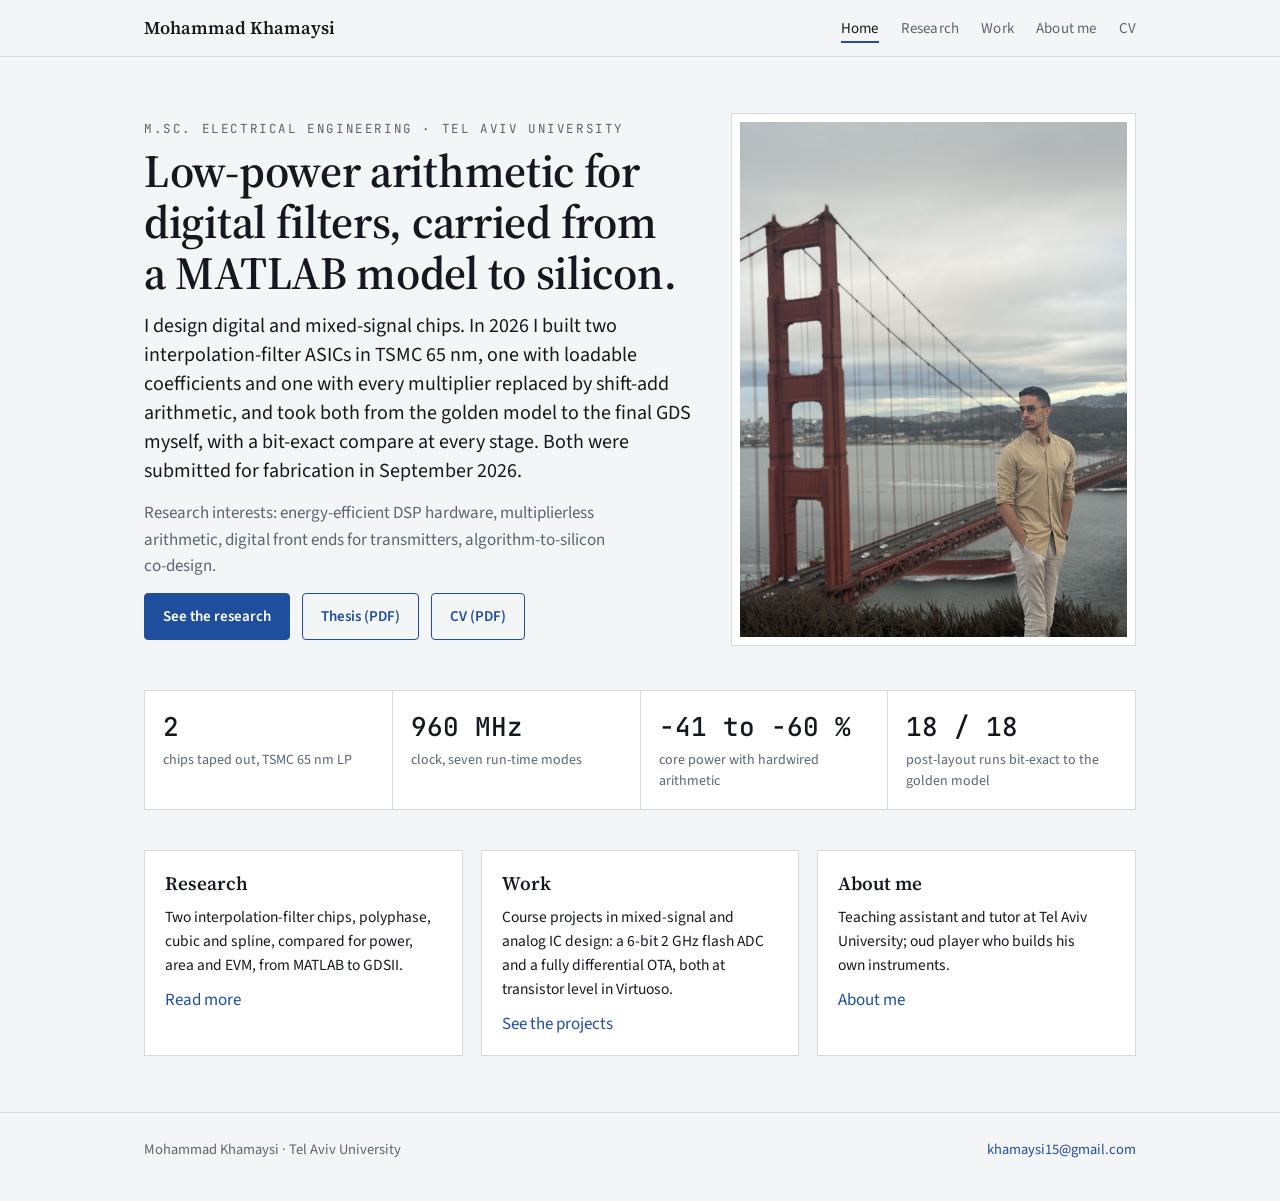
<file: index.html>
<!doctype html>
<html lang="en">
<head>
<meta charset="utf-8">
<meta name="viewport" content="width=device-width, initial-scale=1">
<title>Mohammad Khamaysi</title>
<meta name="description" content="Mohammad Khamaysi, M.Sc. electrical engineering, Tel Aviv University. Two low-power digital interpolation-filter chips in TSMC 65 nm, MATLAB to GDSII.">
<link rel="preconnect" href="https://fonts.googleapis.com">
<link rel="stylesheet" href="https://fonts.googleapis.com/css2?family=Source+Serif+4:ital,wght@0,400;0,600;1,400&family=Source+Sans+3:wght@400;600&family=JetBrains+Mono:wght@400;500&display=swap">
<link rel="stylesheet" href="style.css">
</head>
<body>

<nav><div class="wrap">
  <a class="name" href="index.html">Mohammad Khamaysi</a>
  <ul>
    <li><a href="index.html" aria-current="page">Home</a></li>
    <li><a href="research.html">Research</a></li>
    <li><a href="work.html">Work</a></li>
    <li><a href="about.html">About me</a></li>
    <li><a href="cv/Mohammad_Khamaysi_CV.pdf">CV</a></li>
  </ul>
</div></nav>

<main class="wrap">
  <div class="hero">
    <div>
      <p class="eyebrow">M.Sc. Electrical Engineering · Tel Aviv University</p>
      <h1>Low-power arithmetic for digital filters, carried from a MATLAB model to silicon.</h1>
      <p class="lede">I design digital and mixed-signal chips. In 2026 I built two interpolation-filter ASICs in TSMC 65&nbsp;nm, one with loadable coefficients and one with every multiplier replaced by shift-add arithmetic, and took both from the golden model to the final GDS myself, with a bit-exact compare at every stage. Both were submitted for fabrication in September 2026.</p>
      <p class="muted">Research interests: energy-efficient DSP hardware, multiplierless arithmetic, digital front ends for transmitters, algorithm-to-silicon co-design.</p>
      <div class="btns">
        <a class="btn fill" href="research.html">See the research</a>
        <a class="btn line" href="thesis_khamaysi.pdf">Thesis (PDF)</a>
        <a class="btn line" href="cv/Mohammad_Khamaysi_CV.pdf">CV (PDF)</a>
      </div>
    </div>
    <div class="photo"><img src="img/portrait_bridge.jpg" alt="Mohammad Khamaysi"></div>
  </div>

  <div class="facts">
    <div class="fact"><div class="n">2</div><div class="l">chips taped out, TSMC 65 nm LP</div></div>
    <div class="fact"><div class="n">960 MHz</div><div class="l">clock, seven run-time modes</div></div>
    <div class="fact"><div class="n">−41 to −60 %</div><div class="l">core power with hardwired arithmetic</div></div>
    <div class="fact"><div class="n">18 / 18</div><div class="l">post-layout runs bit-exact to the golden model</div></div>
  </div>

  <div class="cards">
    <div class="card"><h3>Research</h3><p>Two interpolation-filter chips, polyphase, cubic and spline, compared for power, area and EVM, from MATLAB to GDSII.</p><a href="research.html">Read more</a></div>
    <div class="card"><h3>Work</h3><p>Course projects in mixed-signal and analog IC design: a 6-bit 2 GHz flash ADC and a fully differential OTA, both at transistor level in Virtuoso.</p><a href="work.html">See the projects</a></div>
    <div class="card"><h3>About me</h3><p>Teaching assistant and tutor at Tel Aviv University; oud player who builds his own instruments.</p><a href="about.html">About me</a></div>
  </div>
</main>

<footer><div class="wrap">
  <span>Mohammad Khamaysi · Tel Aviv University</span>
  <span><a href="mailto:khamaysi15@gmail.com">khamaysi15@gmail.com</a></span>
</div></footer>

</body>
</html>
</file>
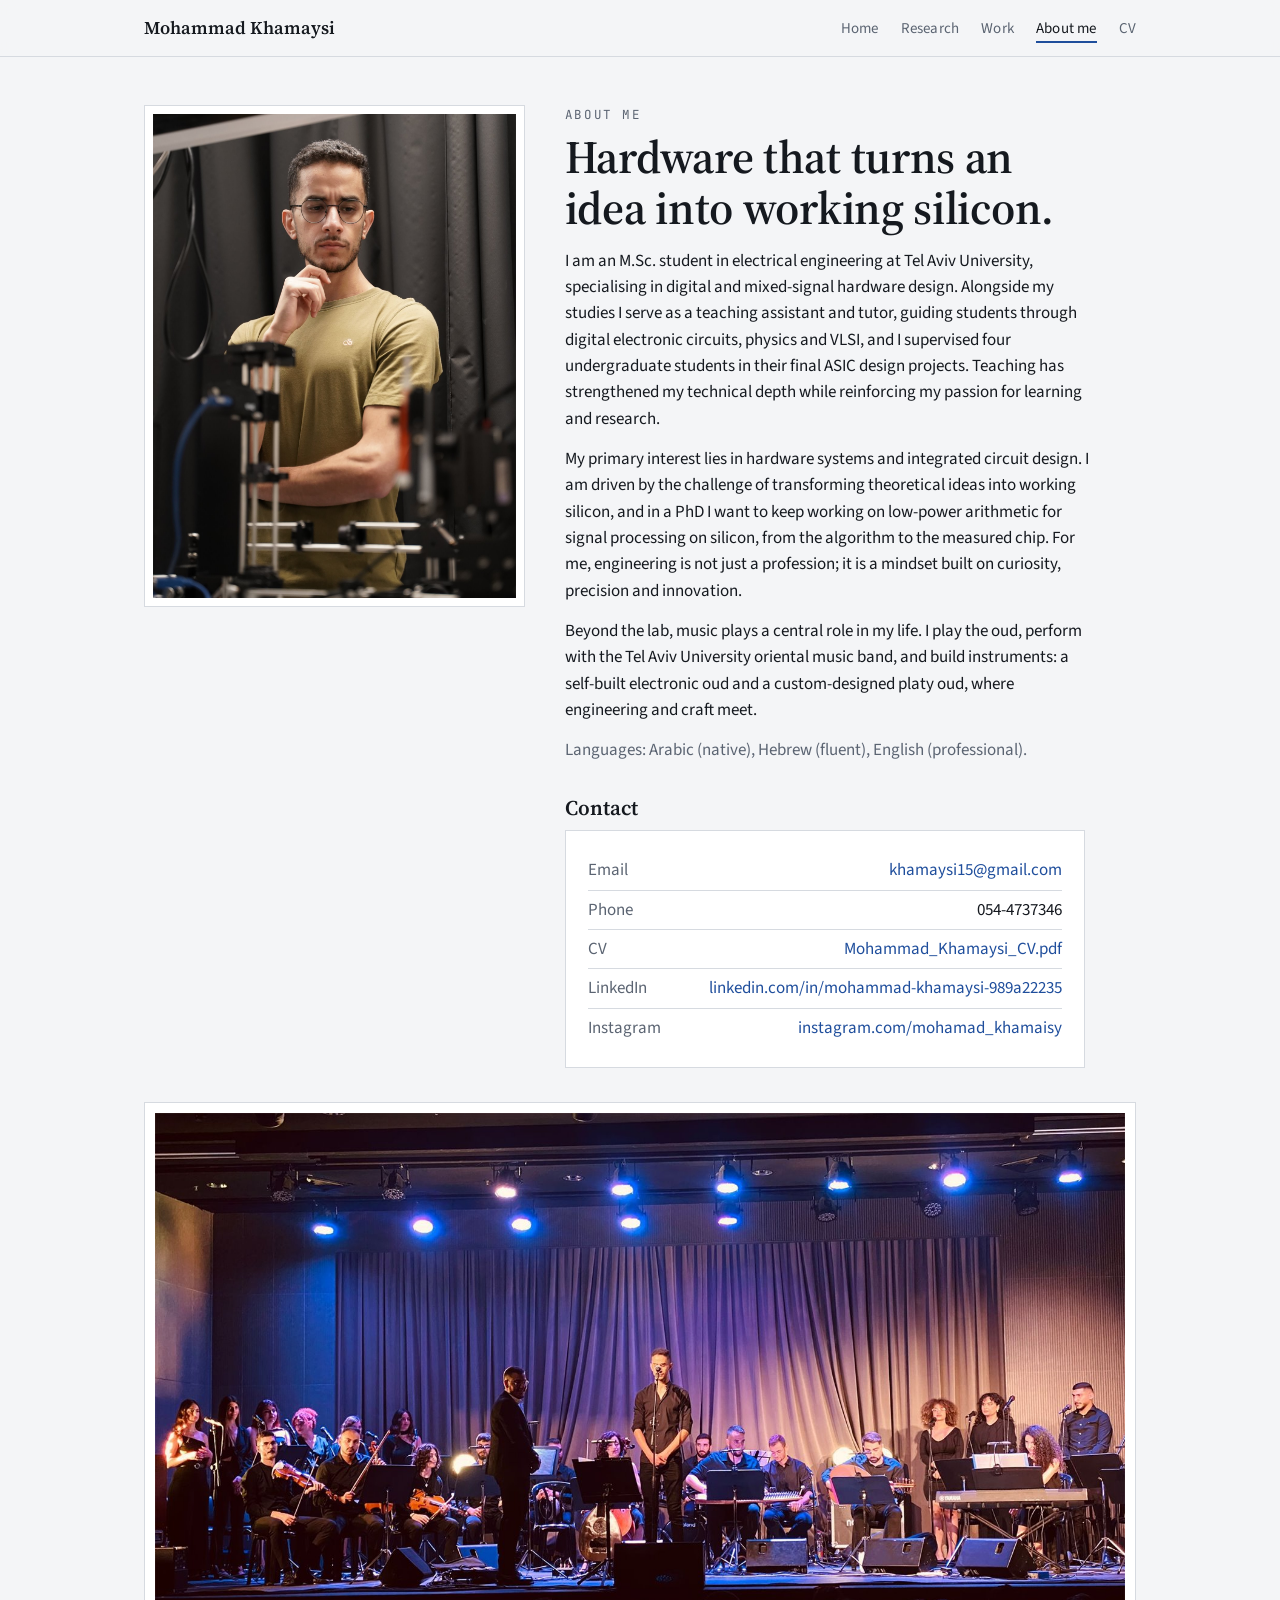
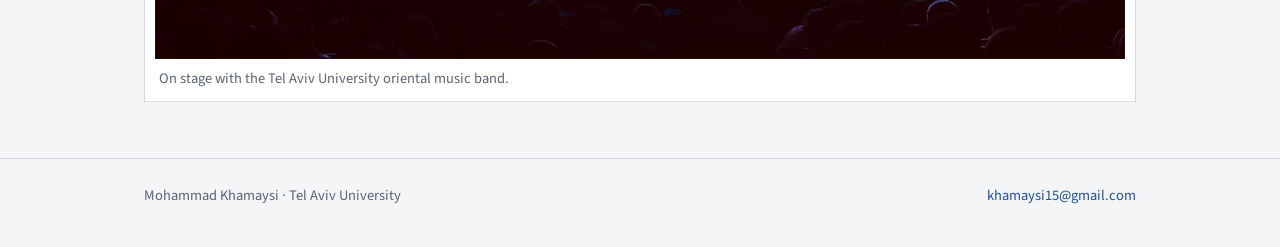
<file: about.html>
<!doctype html>
<html lang="en">
<head>
<meta charset="utf-8">
<meta name="viewport" content="width=device-width, initial-scale=1">
<title>About me · Mohammad Khamaysi</title>
<link rel="preconnect" href="https://fonts.googleapis.com">
<link rel="stylesheet" href="https://fonts.googleapis.com/css2?family=Source+Serif+4:ital,wght@0,400;0,600;1,400&family=Source+Sans+3:wght@400;600&family=JetBrains+Mono:wght@400;500&display=swap">
<link rel="stylesheet" href="style.css">
</head>
<body>

<nav><div class="wrap">
  <a class="name" href="index.html">Mohammad Khamaysi</a>
  <ul>
    <li><a href="index.html">Home</a></li>
    <li><a href="research.html">Research</a></li>
    <li><a href="work.html">Work</a></li>
    <li><a href="about.html" aria-current="page">About me</a></li>
    <li><a href="cv/Mohammad_Khamaysi_CV.pdf">CV</a></li>
  </ul>
</div></nav>

<main class="wrap">
  <div class="about">
    <div>
      <div class="photo"><img src="img/portrait_lab.jpg" alt="Mohammad Khamaysi in the laboratory"></div>
    </div>
    <div>
      <p class="eyebrow">About me</p>
      <h1>Hardware that turns an idea into working silicon.</h1>
      <p>I am an M.Sc. student in electrical engineering at Tel Aviv University, specialising in digital and mixed-signal hardware design. Alongside my studies I serve as a teaching assistant and tutor, guiding students through digital electronic circuits, physics and VLSI, and I supervised four undergraduate students in their final ASIC design projects. Teaching has strengthened my technical depth while reinforcing my passion for learning and research.</p>
      <p>My primary interest lies in hardware systems and integrated circuit design. I am driven by the challenge of transforming theoretical ideas into working silicon, and in a PhD I want to keep working on low-power arithmetic for signal processing on silicon, from the algorithm to the measured chip. For me, engineering is not just a profession; it is a mindset built on curiosity, precision and innovation.</p>
      <p>Beyond the lab, music plays a central role in my life. I play the oud, perform with the Tel Aviv University oriental music band, and build instruments: a self-built electronic oud and a custom-designed platy oud, where engineering and craft meet.</p>
      <p class="muted">Languages: Arabic (native), Hebrew (fluent), English (professional).</p>

      <h3>Contact</h3>
      <div class="contact">
        <div class="row"><span class="k">Email</span><a href="mailto:khamaysi15@gmail.com">khamaysi15@gmail.com</a></div>
        <div class="row"><span class="k">Phone</span><span>054-4737346</span></div>
        <div class="row"><span class="k">CV</span><a href="cv/Mohammad_Khamaysi_CV.pdf">Mohammad_Khamaysi_CV.pdf</a></div>
        <div class="row"><span class="k">LinkedIn</span><a href="https://www.linkedin.com/in/mohammad-khamaysi-989a22235/">linkedin.com/in/mohammad-khamaysi-989a22235</a></div>
        <div class="row"><span class="k">Instagram</span><a href="https://www.instagram.com/mohamad_khamaisy/">instagram.com/mohamad_khamaisy</a></div>
      </div>
    </div>
  </div>

  <figure class="band"><img src="img/band.jpg" alt="The Tel Aviv University oriental music band on stage"><figcaption>On stage with the Tel Aviv University oriental music band.</figcaption></figure>
</main>

<footer><div class="wrap">
  <span>Mohammad Khamaysi · Tel Aviv University</span>
  <span><a href="mailto:khamaysi15@gmail.com">khamaysi15@gmail.com</a></span>
</div></footer>

</body>
</html>
</file>
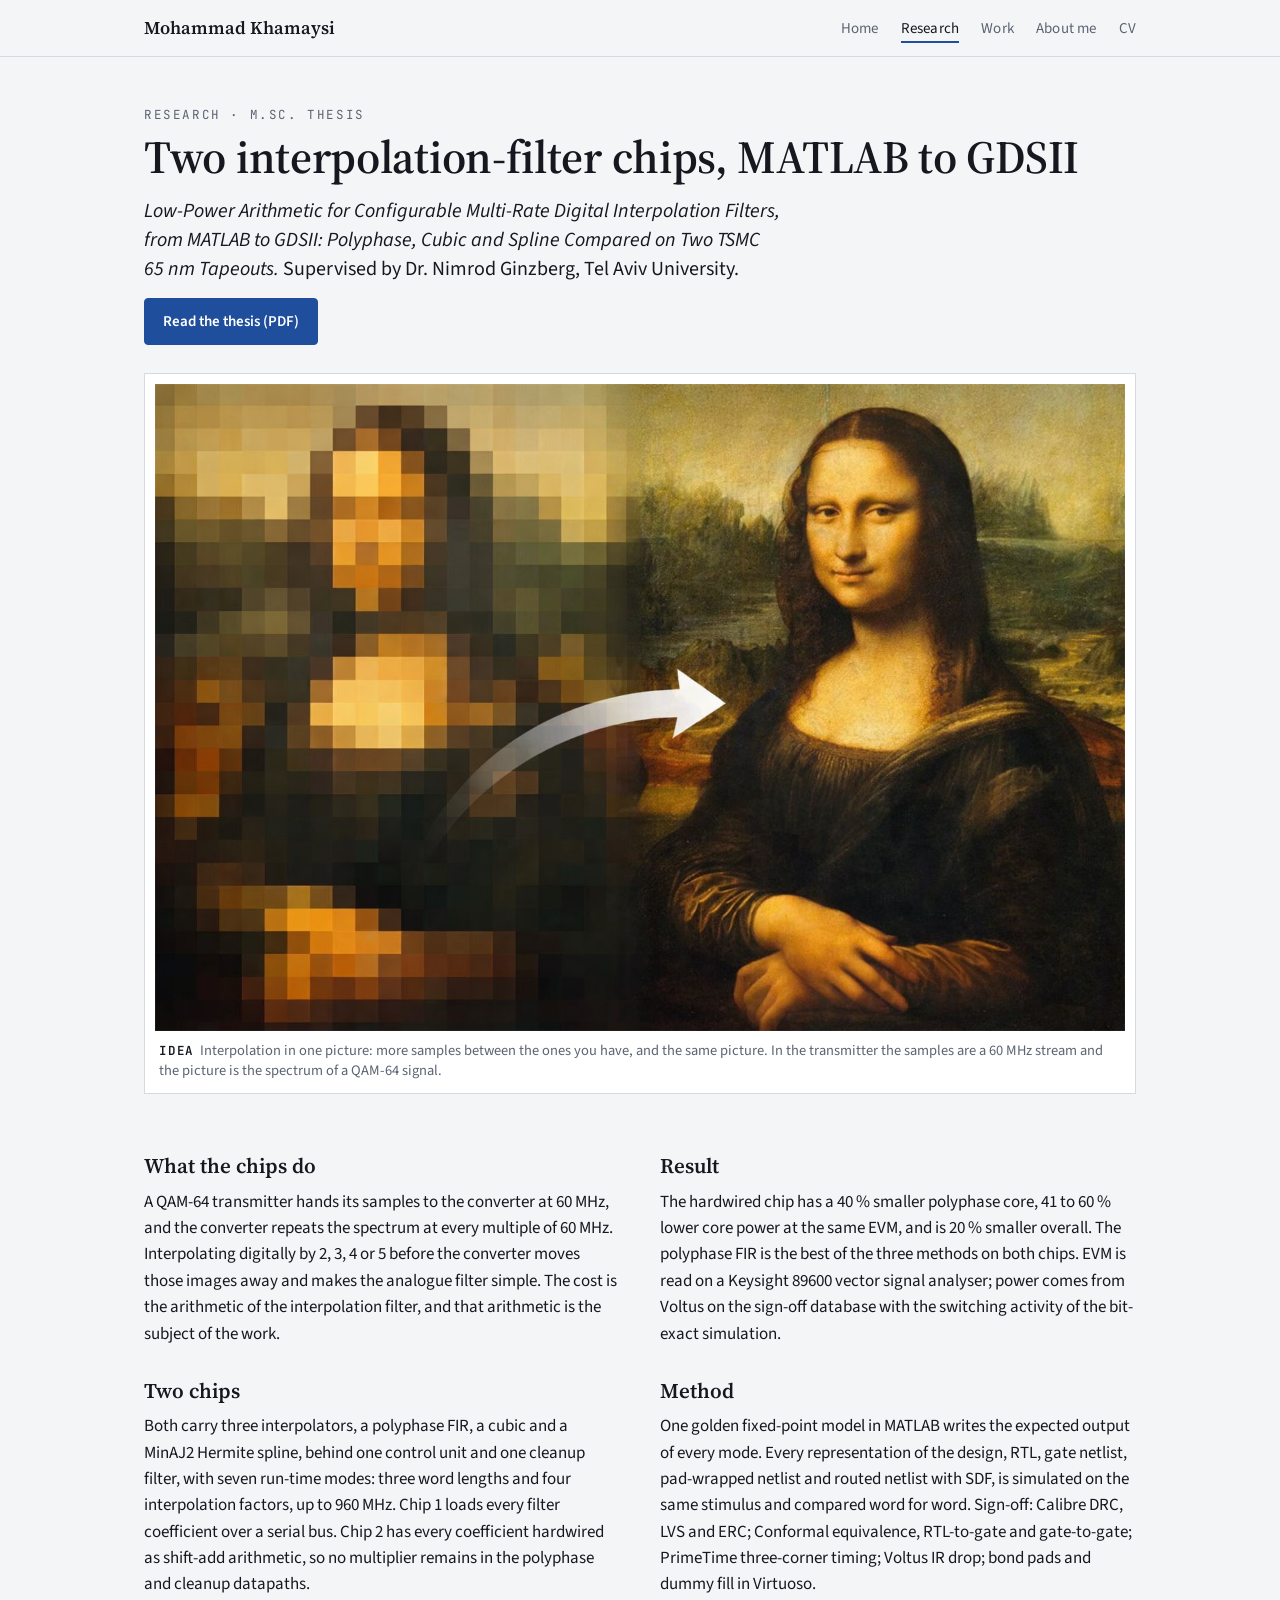
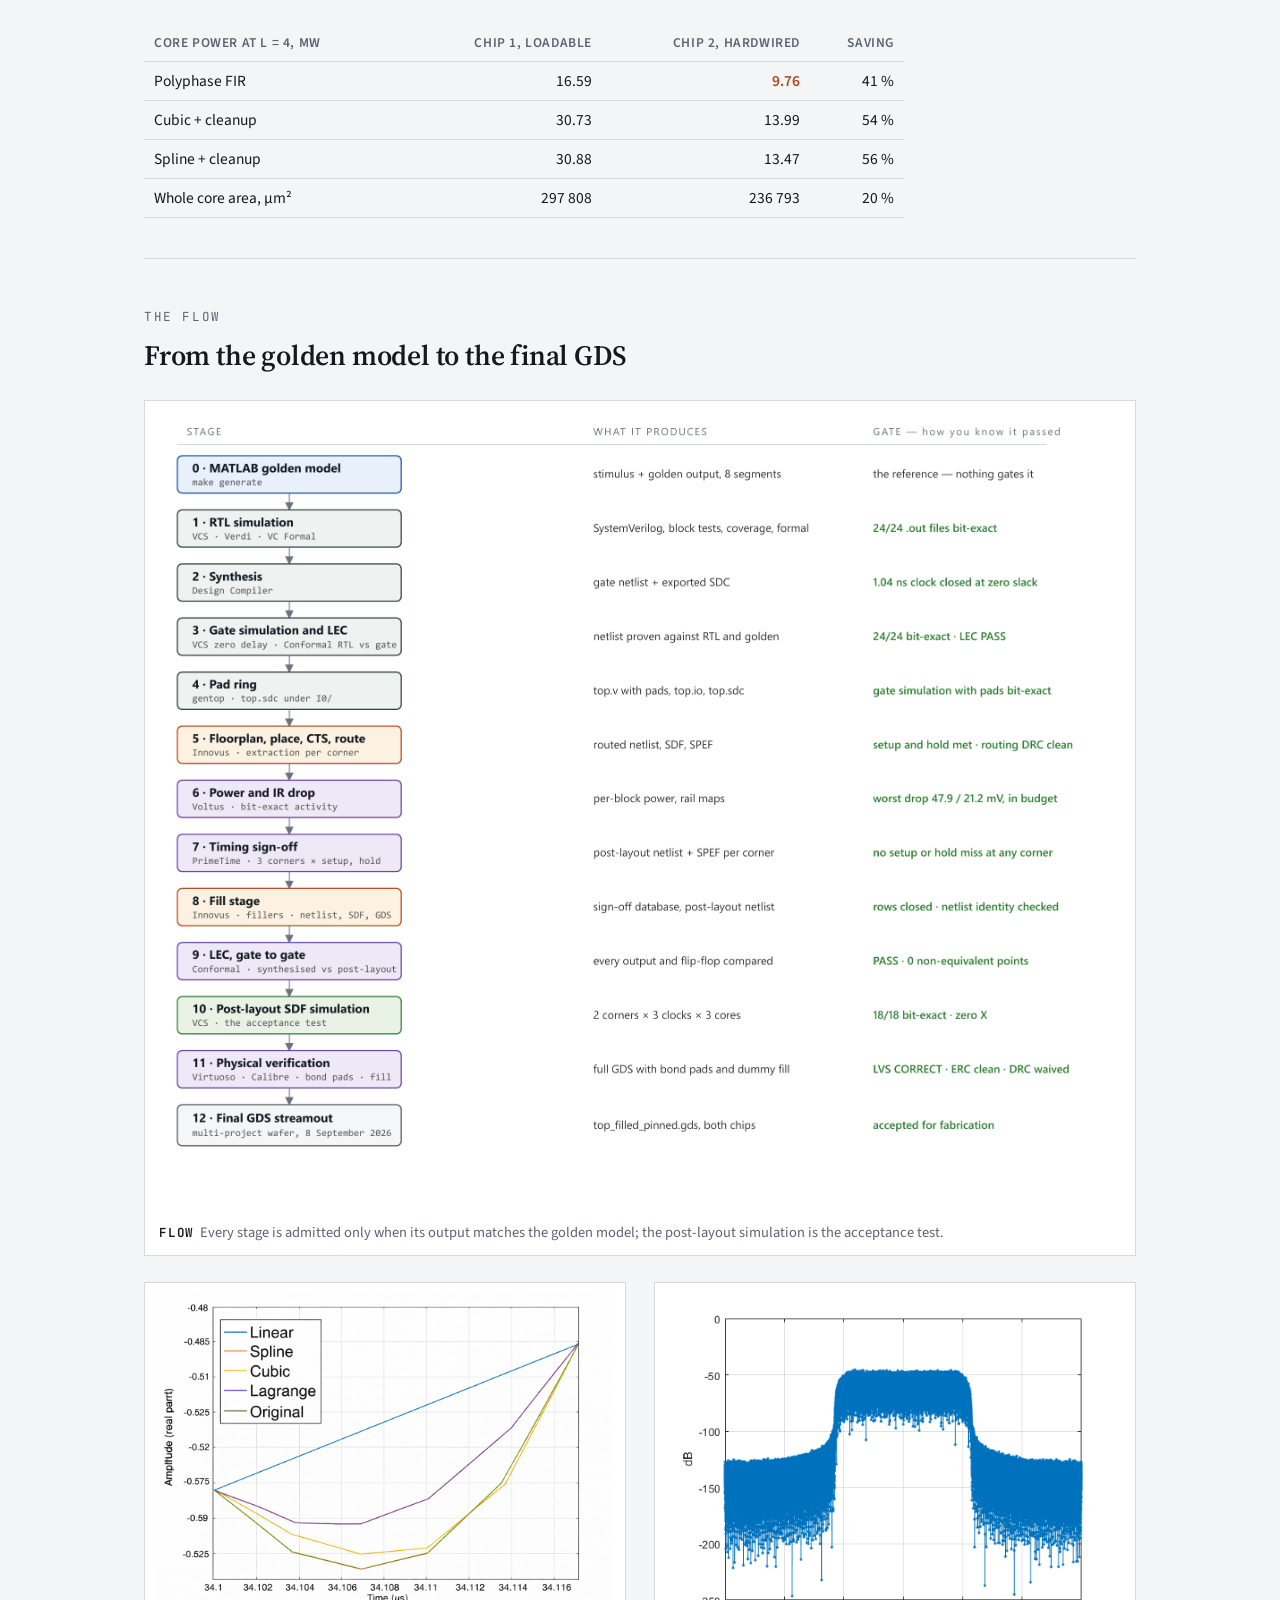
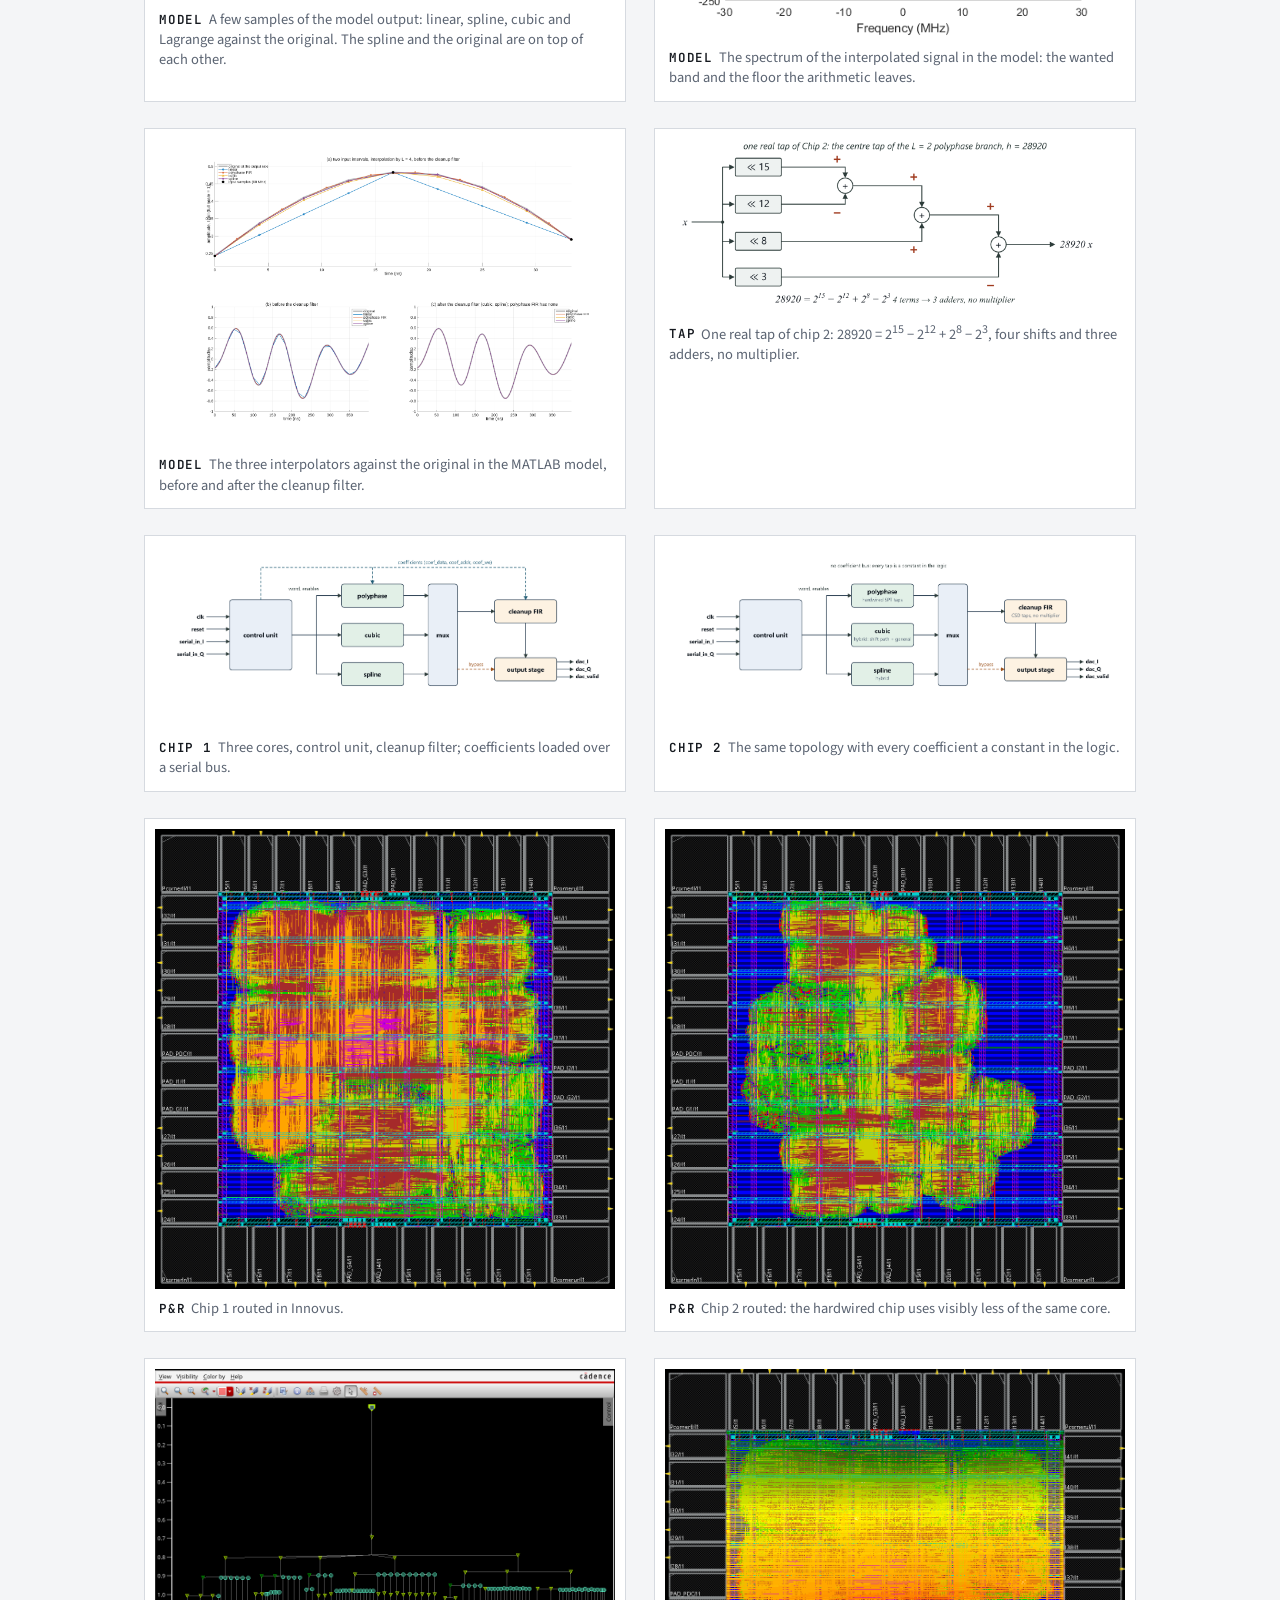
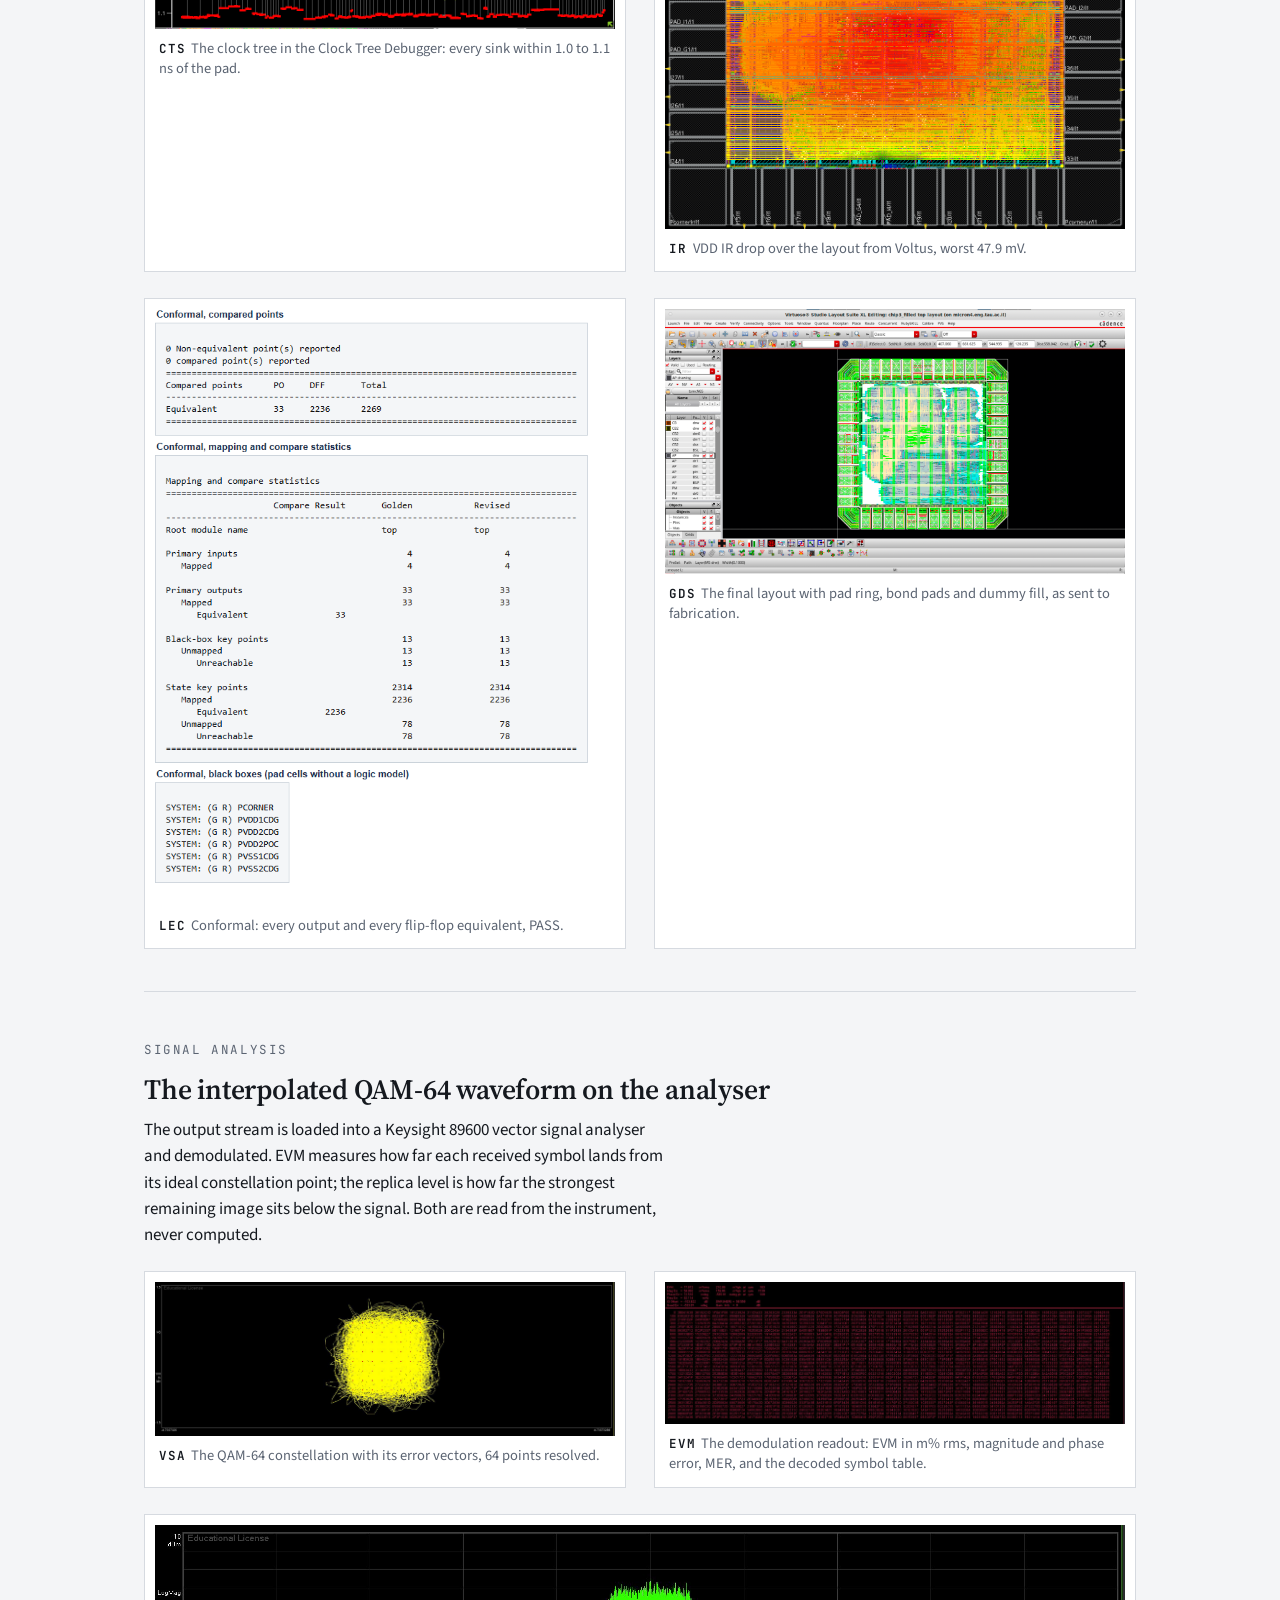
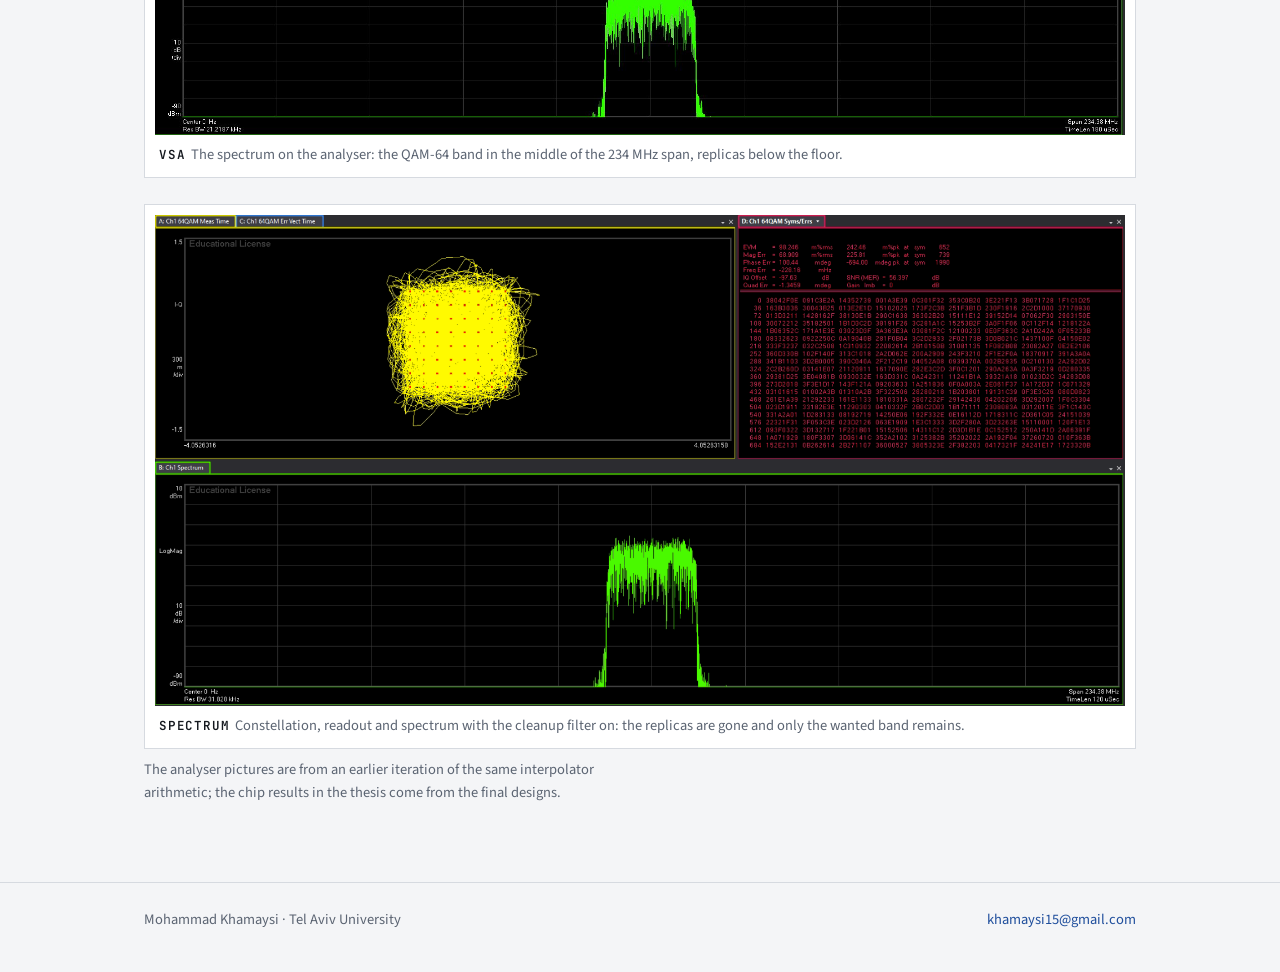
<file: research.html>
<!doctype html>
<html lang="en">
<head>
<meta charset="utf-8">
<meta name="viewport" content="width=device-width, initial-scale=1">
<title>Research · Mohammad Khamaysi</title>
<link rel="preconnect" href="https://fonts.googleapis.com">
<link rel="stylesheet" href="https://fonts.googleapis.com/css2?family=Source+Serif+4:ital,wght@0,400;0,600;1,400&family=Source+Sans+3:wght@400;600&family=JetBrains+Mono:wght@400;500&display=swap">
<link rel="stylesheet" href="style.css">
</head>
<body>

<nav><div class="wrap">
  <a class="name" href="index.html">Mohammad Khamaysi</a>
  <ul>
    <li><a href="index.html">Home</a></li>
    <li><a href="research.html" aria-current="page">Research</a></li>
    <li><a href="work.html">Work</a></li>
    <li><a href="about.html">About me</a></li>
    <li><a href="cv/Mohammad_Khamaysi_CV.pdf">CV</a></li>
  </ul>
</div></nav>

<main class="wrap">
<section>
  <p class="eyebrow">Research · M.Sc. thesis</p>
  <h1>Two interpolation-filter chips, MATLAB to GDSII</h1>
  <p class="lede"><i>Low-Power Arithmetic for Configurable Multi-Rate Digital Interpolation Filters, from MATLAB to GDSII: Polyphase, Cubic and Spline Compared on Two TSMC 65&nbsp;nm Tapeouts.</i> Supervised by Dr.&nbsp;Nimrod Ginzberg, Tel Aviv University.</p>
  <div class="btns"><a class="btn fill" href="thesis_khamaysi.pdf">Read the thesis (PDF)</a></div>

    <div class="figs" style="margin-top:28px">
    <figure class="wide"><img src="img/interpolation_idea.jpg" alt="A coarse picture becoming a fine one: interpolation adds samples between the ones you have"><figcaption><b>IDEA</b>Interpolation in one picture: more samples between the ones you have, and the same picture. In the transmitter the samples are a 60 MHz stream and the picture is the spectrum of a QAM-64 signal.</figcaption></figure>
  </div>
<div class="cols" style="margin-top:28px">
    <div>
      <h3>What the chips do</h3>
      <p>A QAM-64 transmitter hands its samples to the converter at 60&nbsp;MHz, and the converter repeats the spectrum at every multiple of 60&nbsp;MHz. Interpolating digitally by 2, 3, 4 or 5 before the converter moves those images away and makes the analogue filter simple. The cost is the arithmetic of the interpolation filter, and that arithmetic is the subject of the work.</p>
      <h3>Two chips</h3>
      <p>Both carry three interpolators, a polyphase FIR, a cubic and a MinAJ2 Hermite spline, behind one control unit and one cleanup filter, with seven run-time modes: three word lengths and four interpolation factors, up to 960&nbsp;MHz. Chip&nbsp;1 loads every filter coefficient over a serial bus. Chip&nbsp;2 has every coefficient hardwired as shift-add arithmetic, so no multiplier remains in the polyphase and cleanup datapaths.</p>
    </div>
    <div>
      <h3>Result</h3>
      <p>The hardwired chip has a 40&nbsp;% smaller polyphase core, 41 to 60&nbsp;% lower core power at the same EVM, and is 20&nbsp;% smaller overall. The polyphase FIR is the best of the three methods on both chips. EVM is read on a Keysight 89600 vector signal analyser; power comes from Voltus on the sign-off database with the switching activity of the bit-exact simulation.</p>
      <h3>Method</h3>
      <p>One golden fixed-point model in MATLAB writes the expected output of every mode. Every representation of the design, RTL, gate netlist, pad-wrapped netlist and routed netlist with SDF, is simulated on the same stimulus and compared word for word. Sign-off: Calibre DRC, LVS and ERC; Conformal equivalence, RTL-to-gate and gate-to-gate; PrimeTime three-corner timing; Voltus IR drop; bond pads and dummy fill in Virtuoso.</p>
    </div>
  </div>

  <div class="tablewrap">
  <table>
    <thead><tr><th>Core power at L&nbsp;=&nbsp;4, mW</th><th class="num">Chip 1, loadable</th><th class="num">Chip 2, hardwired</th><th class="num">Saving</th></tr></thead>
    <tbody>
      <tr><td>Polyphase FIR</td><td class="num">16.59</td><td class="num hl">9.76</td><td class="num">41 %</td></tr>
      <tr><td>Cubic + cleanup</td><td class="num">30.73</td><td class="num">13.99</td><td class="num">54 %</td></tr>
      <tr><td>Spline + cleanup</td><td class="num">30.88</td><td class="num">13.47</td><td class="num">56 %</td></tr>
      <tr><td>Whole core area, µm²</td><td class="num">297 808</td><td class="num">236 793</td><td class="num">20 %</td></tr>
    </tbody>
  </table>
  </div>
</section>

<section>
  <p class="eyebrow">The flow</p>
  <h2>From the golden model to the final GDS</h2>
  <div class="figs">
    <figure class="wide"><img src="figs/01_flow.png" alt="The design flow, twelve stages with what each produces and the gate that admits the next"><figcaption><b>FLOW</b>Every stage is admitted only when its output matches the golden model; the post-layout simulation is the acceptance test.</figcaption></figure>
    <figure><img src="img/interpolators_zoom.jpg" alt="Linear, spline, cubic and Lagrange interpolation against the original signal, zoomed to a few samples"><figcaption><b>MODEL</b>A few samples of the model output: linear, spline, cubic and Lagrange against the original. The spline and the original are on top of each other.</figcaption></figure>
    <figure><img src="img/spectrum_matlab.png" alt="Spectrum of the interpolated QAM-64 signal in MATLAB"><figcaption><b>MODEL</b>The spectrum of the interpolated signal in the model: the wanted band and the floor the arithmetic leaves.</figcaption></figure>
    <figure><img src="figs/11_matlab_interpolators.png" alt="The three interpolators against the original signal in the MATLAB model"><figcaption><b>MODEL</b>The three interpolators against the original in the MATLAB model, before and after the cleanup filter.</figcaption></figure>
    <figure><img src="figs/04_shift_add_tap.png" alt="One tap of chip 2 built from four shifts and three adders"><figcaption><b>TAP</b>One real tap of chip 2: 28920 = 2<sup>15</sup> − 2<sup>12</sup> + 2<sup>8</sup> − 2<sup>3</sup>, four shifts and three adders, no multiplier.</figcaption></figure>
    <figure><img src="figs/02_chip1_block_diagram.png" alt="Block diagram of chip 1"><figcaption><b>CHIP 1</b>Three cores, control unit, cleanup filter; coefficients loaded over a serial bus.</figcaption></figure>
    <figure><img src="figs/03_chip2_block_diagram.png" alt="Block diagram of chip 2"><figcaption><b>CHIP 2</b>The same topology with every coefficient a constant in the logic.</figcaption></figure>
    <figure><img src="figs/05_chip1_routed.png" alt="Chip 1 routed in Innovus"><figcaption><b>P&amp;R</b>Chip 1 routed in Innovus.</figcaption></figure>
    <figure><img src="figs/06_chip2_routed.png" alt="Chip 2 routed in Innovus"><figcaption><b>P&amp;R</b>Chip 2 routed: the hardwired chip uses visibly less of the same core.</figcaption></figure>
    <figure><img src="figs/07_clock_tree.png" alt="Clock tree in the Innovus Clock Tree Debugger"><figcaption><b>CTS</b>The clock tree in the Clock Tree Debugger: every sink within 1.0 to 1.1 ns of the pad.</figcaption></figure>
    <figure><img src="figs/08_ir_drop.png" alt="VDD IR-drop map over the layout"><figcaption><b>IR</b>VDD IR drop over the layout from Voltus, worst 47.9 mV.</figcaption></figure>
    <figure><img src="figs/12_conformal_pass.png" alt="Conformal equivalence report, PASS"><figcaption><b>LEC</b>Conformal: every output and every flip-flop equivalent, PASS.</figcaption></figure>
    <figure><img src="figs/09_final_layout_chip1.png" alt="Final layout of chip 1 with bond pads and dummy fill"><figcaption><b>GDS</b>The final layout with pad ring, bond pads and dummy fill, as sent to fabrication.</figcaption></figure>
  </div>
</section>

<section>
  <p class="eyebrow">Signal analysis</p>
  <h2>The interpolated QAM-64 waveform on the analyser</h2>
  <p>The output stream is loaded into a Keysight 89600 vector signal analyser and demodulated. EVM measures how far each received symbol lands from its ideal constellation point; the replica level is how far the strongest remaining image sits below the signal. Both are read from the instrument, never computed.</p>
  <div class="figs">
    <figure><img src="img/vsa_constellation.jpg" alt="QAM-64 constellation with error vectors on the 89600 VSA"><figcaption><b>VSA</b>The QAM-64 constellation with its error vectors, 64 points resolved.</figcaption></figure>
    <figure><img src="img/vsa_readout.jpg" alt="Demodulation readout with EVM, magnitude error, phase error and MER"><figcaption><b>EVM</b>The demodulation readout: EVM in m% rms, magnitude and phase error, MER, and the decoded symbol table.</figcaption></figure>
    <figure class="wide"><img src="img/vsa_spectrum.jpg" alt="Spectrum of the interpolated signal on the 89600 VSA"><figcaption><b>VSA</b>The spectrum on the analyser: the QAM-64 band in the middle of the 234 MHz span, replicas below the floor.</figcaption></figure>
    <figure class="wide"><img src="figs/10_vsa_evm.png" alt="Constellation, EVM readout and spectrum with the cleanup filter on"><figcaption><b>SPECTRUM</b>Constellation, readout and spectrum with the cleanup filter on: the replicas are gone and only the wanted band remains.</figcaption></figure>
  </div>
  <p class="muted" style="font-size:14.5px">The analyser pictures are from an earlier iteration of the same interpolator arithmetic; the chip results in the thesis come from the final designs.</p>
</section>
</main>

<footer><div class="wrap">
  <span>Mohammad Khamaysi · Tel Aviv University</span>
  <span><a href="mailto:khamaysi15@gmail.com">khamaysi15@gmail.com</a></span>
</div></footer>

</body>
</html>
</file>
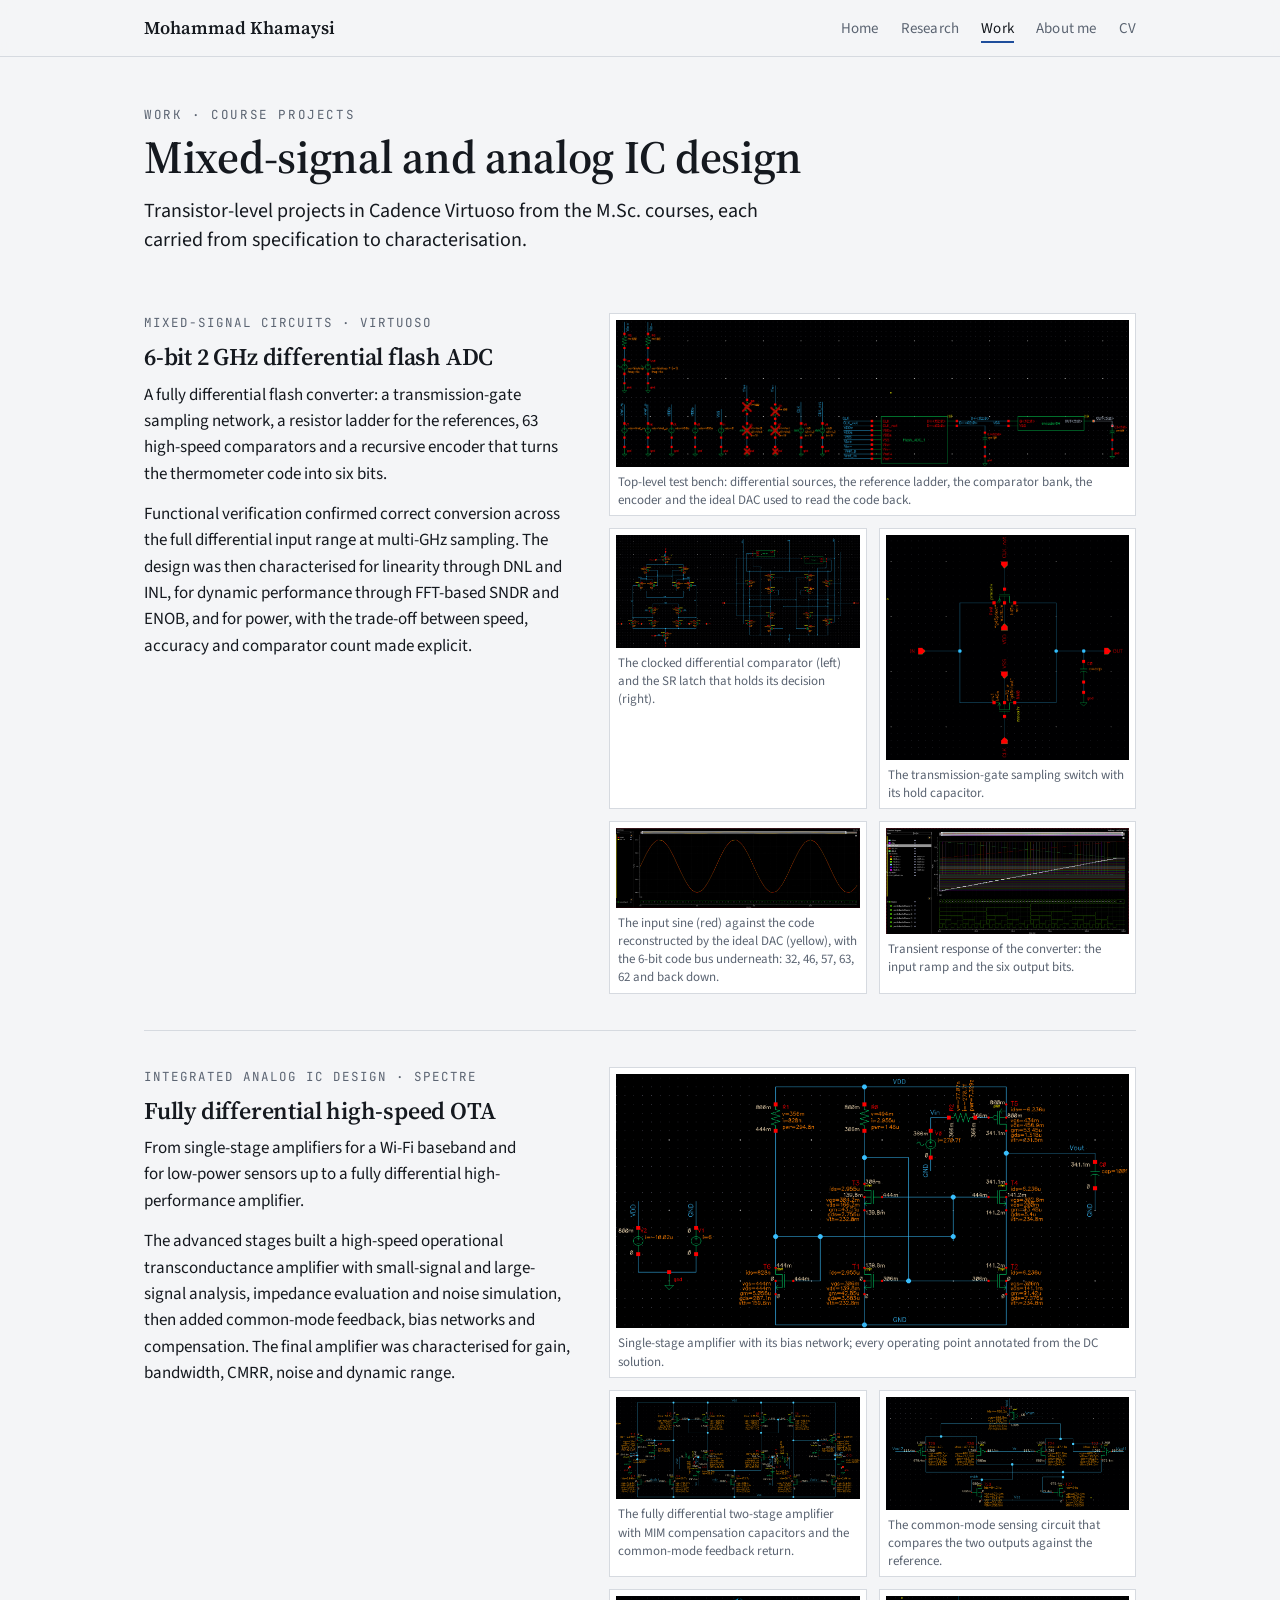
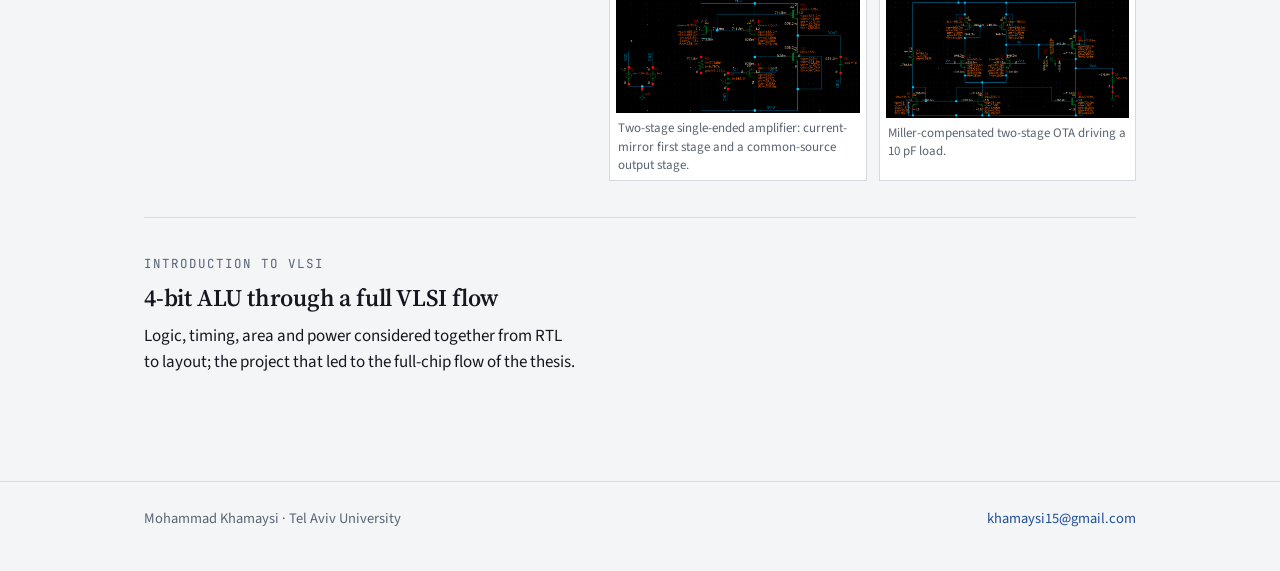
<file: work.html>
<!doctype html>
<html lang="en">
<head>
<meta charset="utf-8">
<meta name="viewport" content="width=device-width, initial-scale=1">
<title>Work · Mohammad Khamaysi</title>
<link rel="preconnect" href="https://fonts.googleapis.com">
<link rel="stylesheet" href="https://fonts.googleapis.com/css2?family=Source+Serif+4:ital,wght@0,400;0,600;1,400&family=Source+Sans+3:wght@400;600&family=JetBrains+Mono:wght@400;500&display=swap">
<link rel="stylesheet" href="style.css">
</head>
<body>

<nav><div class="wrap">
  <a class="name" href="index.html">Mohammad Khamaysi</a>
  <ul>
    <li><a href="index.html">Home</a></li>
    <li><a href="research.html">Research</a></li>
    <li><a href="work.html" aria-current="page">Work</a></li>
    <li><a href="about.html">About me</a></li>
    <li><a href="cv/Mohammad_Khamaysi_CV.pdf">CV</a></li>
  </ul>
</div></nav>

<main class="wrap">
<section>
  <p class="eyebrow">Work · course projects</p>
  <h1>Mixed-signal and analog IC design</h1>
  <p class="lede">Transistor-level projects in Cadence Virtuoso from the M.Sc. courses, each carried from specification to characterisation.</p>
</section>

<div class="project">
  <div>
    <p class="course">Mixed-Signal Circuits · Virtuoso</p>
    <h2>6-bit 2 GHz differential flash ADC</h2>
    <p>A fully differential flash converter: a transmission-gate sampling network, a resistor ladder for the references, 63 high-speed comparators and a recursive encoder that turns the thermometer code into six bits.</p>
    <p>Functional verification confirmed correct conversion across the full differential input range at multi-GHz sampling. The design was then characterised for linearity through DNL and INL, for dynamic performance through FFT-based SNDR and ENOB, and for power, with the trade-off between speed, accuracy and comparator count made explicit.</p>
  </div>
  <div class="gallery">
    <figure class="wide"><img src="img/work/adc_1.png" alt="Top-level test bench of the flash ADC"><figcaption>Top-level test bench: differential sources, the reference ladder, the comparator bank, the encoder and the ideal DAC used to read the code back.</figcaption></figure>
    <figure><img src="img/work/adc_2.png" alt="Clocked comparator and SR latch schematics"><figcaption>The clocked differential comparator (left) and the SR latch that holds its decision (right).</figcaption></figure>
    <figure><img src="img/work/adc_3.png" alt="Transmission-gate sampling switch"><figcaption>The transmission-gate sampling switch with its hold capacitor.</figcaption></figure>
    <figure><img src="img/work/adc_4.png" alt="Reconstructed output over the input sine with the digital code bus"><figcaption>The input sine (red) against the code reconstructed by the ideal DAC (yellow), with the 6-bit code bus underneath: 32, 46, 57, 63, 62 and back down.</figcaption></figure>
    <figure><img src="img/work/adc_5.png" alt="Transient response: ramp input and the six output bits"><figcaption>Transient response of the converter: the input ramp and the six output bits.</figcaption></figure>
  </div>
</div>

<div class="project">
  <div>
    <p class="course">Integrated Analog IC Design · Spectre</p>
    <h2>Fully differential high-speed OTA</h2>
    <p>From single-stage amplifiers for a Wi-Fi baseband and for low-power sensors up to a fully differential high-performance amplifier.</p>
    <p>The advanced stages built a high-speed operational transconductance amplifier with small-signal and large-signal analysis, impedance evaluation and noise simulation, then added common-mode feedback, bias networks and compensation. The final amplifier was characterised for gain, bandwidth, CMRR, noise and dynamic range.</p>
  </div>
  <div class="gallery">
    <figure class="wide"><img src="img/work/ota_3.png" alt="Single-stage amplifier with resistor bias and operating points"><figcaption>Single-stage amplifier with its bias network; every operating point annotated from the DC solution.</figcaption></figure>
    <figure><img src="img/work/ota_1.png" alt="Fully differential two-stage amplifier with MIM compensation"><figcaption>The fully differential two-stage amplifier with MIM compensation capacitors and the common-mode feedback return.</figcaption></figure>
    <figure><img src="img/work/ota_2.png" alt="Common-mode sensing circuit"><figcaption>The common-mode sensing circuit that compares the two outputs against the reference.</figcaption></figure>
    <figure><img src="img/work/ota_4.png" alt="Two-stage single-ended amplifier"><figcaption>Two-stage single-ended amplifier: current-mirror first stage and a common-source output stage.</figcaption></figure>
    <figure><img src="img/work/ota_5.png" alt="Miller-compensated OTA driving 10 pF"><figcaption>Miller-compensated two-stage OTA driving a 10 pF load.</figcaption></figure>
  </div>
</div>

<div class="project">
  <div>
    <p class="course">Introduction to VLSI</p>
    <h2>4-bit ALU through a full VLSI flow</h2>
    <p>Logic, timing, area and power considered together from RTL to layout; the project that led to the full-chip flow of the thesis.</p>
  </div>
  <div></div>
</div>
</main>

<footer><div class="wrap">
  <span>Mohammad Khamaysi · Tel Aviv University</span>
  <span><a href="mailto:khamaysi15@gmail.com">khamaysi15@gmail.com</a></span>
</div></footer>

</body>
</html>
</file>
<file: style.css>
:root{
  --paper:#f4f5f7; --ink:#15191f; --slate:#5b6472; --hair:#d6dae0; --panel:#ffffff;
  --accent:#1f4e9c; --accent-ink:#ffffff; --copper:#b5471c;
}
@media (prefers-color-scheme: dark){
  :root:not([data-theme="light"]){
    --paper:#14181d; --ink:#e8ebef; --slate:#a3acb8; --hair:#2b323b; --panel:#1b2026;
    --accent:#7ea6e8; --accent-ink:#0f1a2e; --copper:#e8906a;
  }
}
:root[data-theme="dark"]{
  --paper:#14181d; --ink:#e8ebef; --slate:#a3acb8; --hair:#2b323b; --panel:#1b2026;
  --accent:#7ea6e8; --accent-ink:#0f1a2e; --copper:#e8906a;
}
*{box-sizing:border-box}
html{scroll-behavior:smooth}
body{margin:0;background:var(--paper);color:var(--ink);font-family:"Source Sans 3","Segoe UI",Arial,sans-serif;font-size:17px;line-height:1.55}
a{color:var(--accent);text-decoration:none}
a:hover{text-decoration:underline}
a:focus-visible,button:focus-visible{outline:2px solid var(--accent);outline-offset:3px}
img{max-width:100%;height:auto;display:block}
.wrap{max-width:1040px;margin:0 auto;padding:0 24px}

nav{position:sticky;top:0;z-index:5;background:color-mix(in srgb,var(--paper) 90%,transparent);backdrop-filter:blur(8px);border-bottom:1px solid var(--hair)}
nav .wrap{display:flex;align-items:center;justify-content:space-between;height:56px}
nav .name{font-family:"Source Serif 4",Georgia,serif;font-weight:600;font-size:18px;color:var(--ink)}
nav ul{list-style:none;display:flex;gap:22px;margin:0;padding:0}
nav li a{color:var(--slate);font-size:15px;letter-spacing:.2px}
nav li a:hover,nav li a[aria-current]{color:var(--ink);text-decoration:none}
nav li a[aria-current]{border-bottom:2px solid var(--accent);padding-bottom:2px}

.eyebrow{font-family:"JetBrains Mono",Consolas,monospace;font-size:12.5px;letter-spacing:1.6px;text-transform:uppercase;color:var(--slate);margin:0 0 8px}
h1{font-family:"Source Serif 4",Georgia,serif;font-weight:600;font-size:clamp(32px,4.6vw,46px);line-height:1.1;margin:0 0 14px;letter-spacing:-.3px;text-wrap:balance}
h2{font-family:"Source Serif 4",Georgia,serif;font-weight:600;font-size:28px;margin:0 0 6px;letter-spacing:-.2px}
h3{font-family:"Source Serif 4",Georgia,serif;font-weight:600;font-size:21px;margin:28px 0 6px}
p{max-width:66ch;margin:0 0 14px;text-wrap:pretty}
.lede{font-size:20px;line-height:1.45}
.muted{color:var(--slate)}
.btns{display:flex;gap:12px;flex-wrap:wrap;margin-top:6px}
.btn{display:inline-block;padding:11px 18px;border-radius:4px;border:1px solid var(--accent);font-weight:600;font-size:15px}
.btn.fill{background:var(--accent);color:var(--accent-ink)}
.btn.line{color:var(--accent)}
.btn:hover{text-decoration:none;filter:brightness(1.07)}

/* home */
.hero{display:grid;grid-template-columns:1.15fr .85fr;gap:40px;align-items:center;padding:56px 0 36px}
.hero .photo{border:1px solid var(--hair);background:var(--panel);padding:8px}
.hero .photo img{aspect-ratio:3/4;object-fit:cover;width:100%}
.facts{display:grid;grid-template-columns:repeat(4,1fr);gap:1px;background:var(--hair);border:1px solid var(--hair);margin:8px 0 0}
.fact{background:var(--panel);padding:16px 18px}
.fact .n{font-family:"JetBrains Mono",Consolas,monospace;font-size:26px;font-weight:500;font-variant-numeric:tabular-nums}
.fact .l{color:var(--slate);font-size:14px;margin-top:2px}
.cards{display:grid;grid-template-columns:1fr 1fr 1fr;gap:18px;margin:40px 0 0}
.card{background:var(--panel);border:1px solid var(--hair);padding:18px 20px}
.card h3{margin:0 0 6px;font-size:19px}
.card p{font-size:15.5px;margin:0 0 10px}

/* sections */
section{padding:48px 0 8px}
section + section{border-top:1px solid var(--hair);margin-top:24px}
.cols{display:grid;grid-template-columns:1fr 1fr;gap:0 40px}
.cols p{max-width:none}
.figs{display:grid;grid-template-columns:1fr 1fr;gap:26px 28px;margin:22px 0 10px}
figure{margin:0;background:var(--panel);border:1px solid var(--hair);padding:10px}
figure.wide{grid-column:1/-1}
figcaption{font-size:14.5px;color:var(--slate);padding:10px 4px 2px;line-height:1.4}
figcaption b{color:var(--ink);font-weight:600;font-family:"JetBrains Mono",Consolas,monospace;font-size:12.5px;letter-spacing:.8px;margin-right:6px}
table{border-collapse:collapse;width:100%;max-width:760px;margin:14px 0 8px;font-size:15.5px}
th,td{text-align:left;padding:7px 10px;border-bottom:1px solid var(--hair);font-variant-numeric:tabular-nums}
th{color:var(--slate);font-weight:600;font-size:13.5px;letter-spacing:.6px;text-transform:uppercase}
td.num,th.num{text-align:right}
td.hl{color:var(--copper);font-weight:600}
.tablewrap{overflow-x:auto}
ul.plain{padding-left:18px;max-width:70ch}
ul.plain li{margin:0 0 7px}

/* work */
.project{display:grid;grid-template-columns:.9fr 1.1fr;gap:34px;padding:36px 0;border-top:1px solid var(--hair)}
.project:first-of-type{border-top:0}
.project .course{font-family:"JetBrains Mono",Consolas,monospace;font-size:12.5px;letter-spacing:1px;text-transform:uppercase;color:var(--slate);margin:0 0 6px}
.project h2{font-size:24px}
.project .gallery{display:grid;grid-template-columns:1fr 1fr;gap:12px}
.project .gallery figure{padding:6px}
.project .gallery figure.wide{grid-column:1/-1}
.project .gallery figcaption{font-size:13px;padding:6px 2px 0}

/* about */
.about{display:grid;grid-template-columns:.8fr 1.2fr;gap:40px;align-items:start;padding:48px 0 24px}
.about .photo{border:1px solid var(--hair);background:var(--panel);padding:8px}
.about .photo img{aspect-ratio:3/4;object-fit:cover}
.band{margin:10px 0 0}
.band img{width:100%}
.contact{background:var(--panel);border:1px solid var(--hair);padding:20px 22px;max-width:520px}
.contact .row{display:flex;justify-content:space-between;gap:12px;padding:6px 0;border-bottom:1px solid var(--hair)}
.contact .row:last-child{border-bottom:0}
.contact .k{color:var(--slate)}

footer{margin-top:56px;border-top:1px solid var(--hair);padding:26px 0 40px;color:var(--slate);font-size:14.5px}
footer .wrap{display:flex;justify-content:space-between;flex-wrap:wrap;gap:10px}

@media (max-width:760px){
  nav ul{gap:14px} nav li a{font-size:14px}
  .hero,.cols,.figs,.cards,.project,.about{grid-template-columns:1fr}
  .facts{grid-template-columns:1fr 1fr}
  .hero{padding:36px 0 24px}
}
@media (prefers-reduced-motion: reduce){html{scroll-behavior:auto}}
</file>
